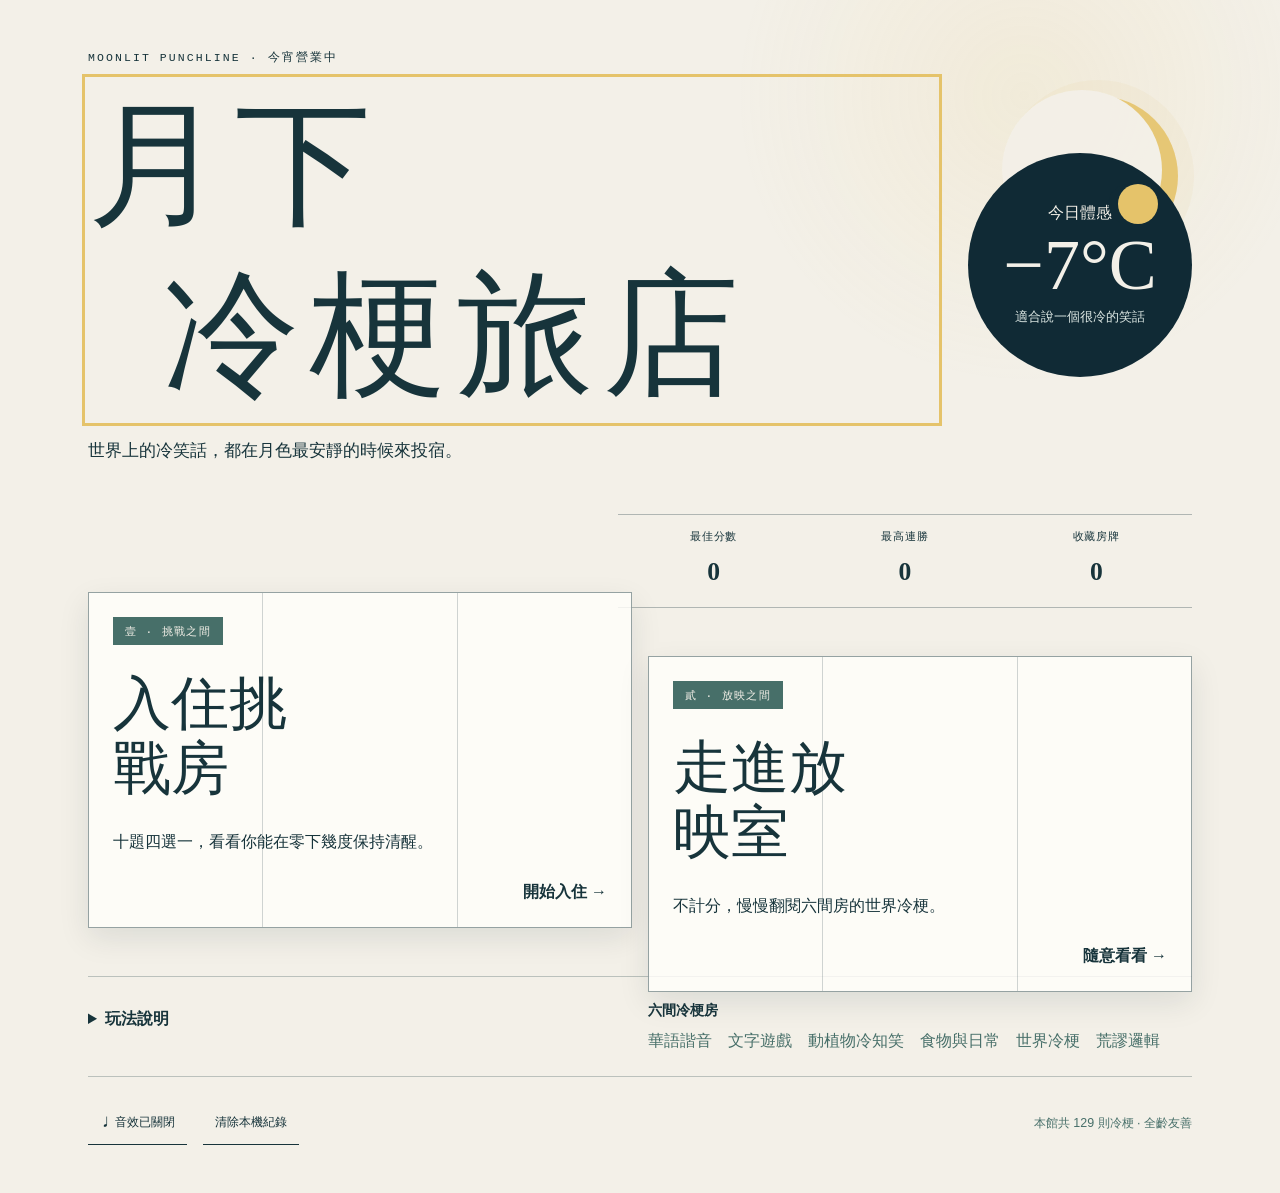
<file: index.html>
<!doctype html>
<html lang="zh-Hant">
  <head>
    <meta charset="utf-8">
    <meta name="viewport" content="width=device-width, initial-scale=1">
    <title>月下冷梗旅店｜全齡冷笑話問答遊戲</title>
    <meta name="description" content="入住月下冷梗旅店，挑戰全齡冷笑話、世界文字梗與創意諧音，或在放映室慢慢翻閱收藏。">
    <link rel="canonical" href="./">
    <meta property="og:type" content="website">
    <meta property="og:locale" content="zh_TW">
    <meta property="og:title" content="月下冷梗旅店">
    <meta property="og:description" content="一間收藏世界冷笑話的月下旅店。十題挑戰，或慢慢翻梗。">
    <meta property="og:url" content="./">
    <meta name="twitter:card" content="summary">
    <meta name="theme-color" content="#102A35">
    <link rel="icon" href="data:image/svg+xml,%3Csvg xmlns='http://www.w3.org/2000/svg' viewBox='0 0 64 64'%3E%3Ccircle cx='32' cy='32' r='28' fill='%23E5C36A'/%3E%3Ccircle cx='22' cy='24' r='28' fill='%23102A35'/%3E%3C/svg%3E">
    <script type="application/ld+json">
      {
        "@context": "https://schema.org",
        "@type": "WebApplication",
        "name": "月下冷梗旅店",
        "alternateName": "Moonlit Punchline",
        "applicationCategory": "GameApplication",
        "operatingSystem": "Any",
        "inLanguage": "zh-Hant",
        "isAccessibleForFree": true,
        "description": "全齡冷笑話、世界文字梗與創意諧音問答遊戲。"
      }
    </script>
    <link rel="stylesheet" href="./styles/tokens.css">
    <link rel="stylesheet" href="./styles/base.css">
    <link rel="stylesheet" href="./styles/components.css">
    <link rel="stylesheet" href="./styles/layout.css">
    <link rel="stylesheet" href="./styles/motion.css">
  </head>
  <body>
    <a class="skip-link" href="#app-shell">跳至主要內容</a>
    <div class="ambient-moon" aria-hidden="true"></div>
    <main id="app-shell" tabindex="-1">
      <section class="loading-panel" aria-labelledby="loading-title">
        <p class="eyebrow">MOONLIT PUNCHLINE</p>
        <h1 id="loading-title">月下冷梗旅店</h1>
        <p>正在替房間降溫……</p>
        <p class="loading-fallback">若這段訊息持續顯示，請確認瀏覽器已啟用 JavaScript，並透過靜態伺服器重新開啟。</p>
      </section>
    </main>
    <p id="live-region" class="visually-hidden" aria-live="polite" aria-atomic="true"></p>
    <div id="toast-region" class="toast-region" aria-live="polite" aria-atomic="true"></div>
    <noscript>
      <p class="noscript-message">這間旅店需要 JavaScript 才能開門。請啟用後重新整理頁面。</p>
    </noscript>
    <script type="module" src="./scripts/app.js"></script>
  </body>
</html>
</file>
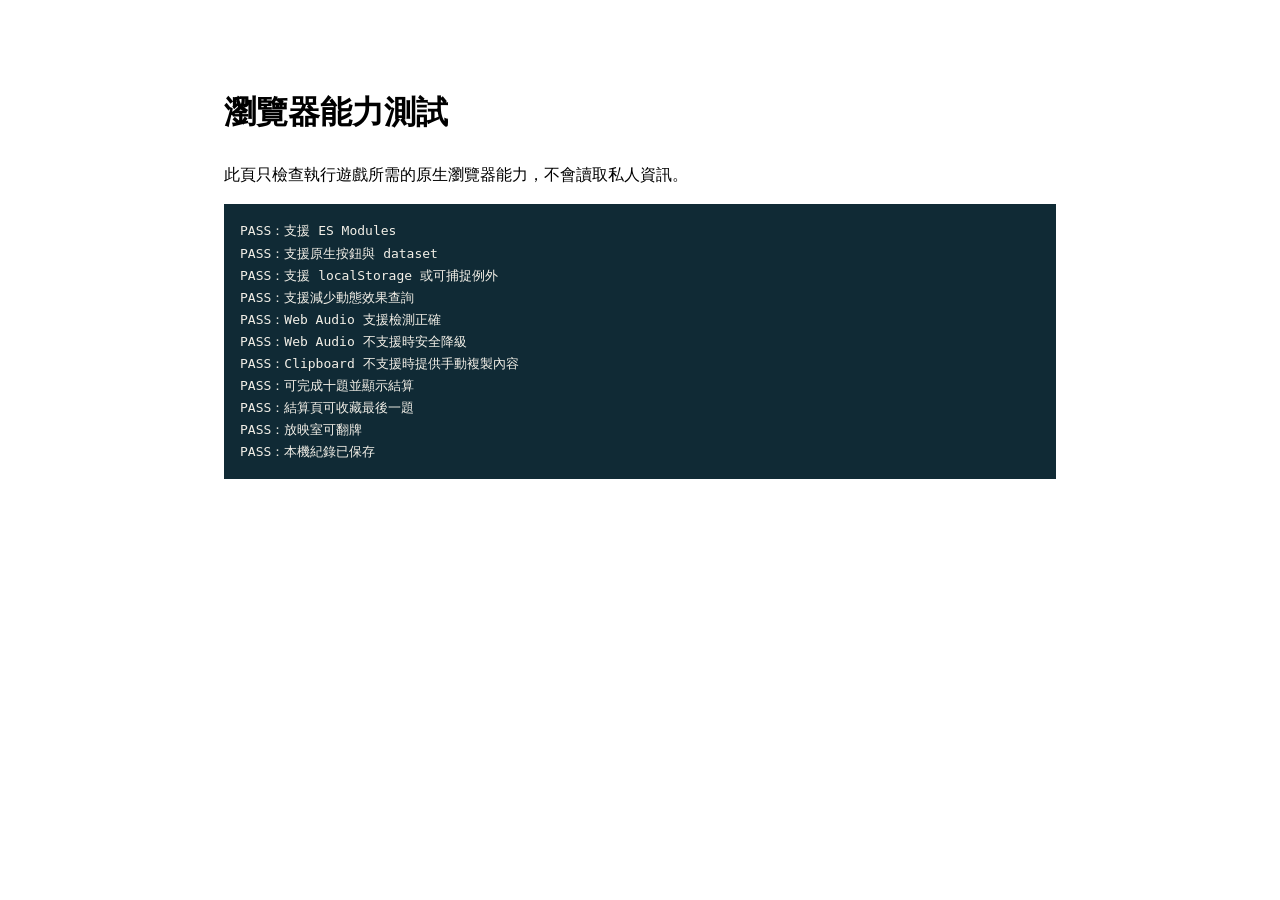
<file: tests/browser-test.html>
<!doctype html>
<html lang="zh-Hant">
  <head>
    <meta charset="utf-8">
    <meta name="viewport" content="width=device-width, initial-scale=1">
    <title>月下冷梗旅店｜瀏覽器能力測試</title>
    <style>
      body { max-width: 52rem; margin: 3rem auto; padding: 1rem; font-family: sans-serif; line-height: 1.7; }
      pre { padding: 1rem; color: #f3f0e8; background: #102a35; white-space: pre-wrap; }
    </style>
  </head>
  <body>
    <h1>瀏覽器能力測試</h1>
    <p>此頁只檢查執行遊戲所需的原生瀏覽器能力，不會讀取私人資訊。</p>
    <pre id="test-results" aria-live="polite">測試執行中……</pre>
    <script type="module" src="./browser-checks.js"></script>
  </body>
</html>
</file>
<file: styles/tokens.css>
:root {
  --color-paper: #f3f0e8;
  --color-ink: #17343b;
  --color-night: #102a35;
  --color-spring: #476f69;
  --color-moon: #e5c36a;
  --color-stamp: #9e4b50;
  --color-mist: #dce7e3;
  --color-white: #fffefa;
  --color-shadow: rgb(16 42 53 / 18%);
  --font-display: "Yu Mincho", "Hiragino Mincho ProN", "Noto Serif TC", serif;
  --font-body: "Noto Sans TC", "Yu Gothic", "Hiragino Sans", "Microsoft JhengHei", sans-serif;
  --font-utility: ui-monospace, "Cascadia Mono", monospace;
  --space-1: 0.25rem;
  --space-2: 0.5rem;
  --space-3: 0.75rem;
  --space-4: 1rem;
  --space-5: 1.5rem;
  --space-6: 2rem;
  --space-7: 3rem;
  --radius-sm: 0.25rem;
  --radius-md: 0.75rem;
  --radius-lg: 1.5rem;
  --shadow-paper: 0 1.2rem 3rem var(--color-shadow);
  --content-max: 75rem;
  --motion-fast: 160ms;
  --motion-normal: 320ms;
  --motion-slow: 420ms;
}
</file>
<file: styles/base.css>
*,
*::before,
*::after {
  box-sizing: border-box;
}

html {
  color-scheme: light;
  font-family: var(--font-body);
  background: var(--color-night);
  scroll-behavior: smooth;
}

body {
  min-width: 20rem;
  min-height: 100vh;
  margin: 0;
  color: var(--color-ink);
  background:
    radial-gradient(circle at 80% 8%, rgb(229 195 106 / 12%), transparent 18rem),
    var(--color-paper);
}

body::before {
  position: fixed;
  inset: 0;
  z-index: -1;
  background-image: radial-gradient(rgb(23 52 59 / 11%) 0.7px, transparent 0.8px);
  background-size: 0.65rem 0.65rem;
  content: "";
  opacity: 0.45;
  pointer-events: none;
}

button,
input,
select,
textarea {
  font: inherit;
}

button,
[href],
select {
  min-height: 2.75rem;
}

button {
  color: inherit;
}

:focus-visible {
  outline: 0.2rem solid var(--color-moon);
  outline-offset: 0.2rem;
}

h1,
h2,
h3,
p {
  margin-top: 0;
}

h1,
h2,
h3 {
  font-family: var(--font-display);
  font-weight: 600;
  line-height: 1.25;
  text-wrap: balance;
}

p {
  line-height: 1.75;
}

.skip-link {
  position: fixed;
  z-index: 100;
  top: var(--space-3);
  left: var(--space-3);
  padding: var(--space-3) var(--space-4);
  color: var(--color-paper);
  background: var(--color-night);
  transform: translateY(-180%);
}

.skip-link:focus {
  transform: translateY(0);
}

.visually-hidden {
  position: absolute !important;
  width: 1px !important;
  height: 1px !important;
  padding: 0 !important;
  margin: -1px !important;
  overflow: hidden !important;
  clip: rect(0, 0, 0, 0) !important;
  white-space: nowrap !important;
  border: 0 !important;
}

.eyebrow {
  font-family: var(--font-utility);
  font-size: 0.72rem;
  letter-spacing: 0.18em;
  text-transform: uppercase;
}

.noscript-message {
  max-width: 36rem;
  margin: var(--space-6) auto;
  padding: var(--space-4);
  border: 1px solid var(--color-stamp);
  background: var(--color-white);
}
</file>
<file: styles/components.css>
.loading-panel {
  width: min(100%, 36rem);
  padding: var(--space-7);
  border: 1px solid rgb(23 52 59 / 28%);
  background: rgb(255 254 250 / 88%);
  box-shadow: var(--shadow-paper);
  text-align: center;
}

.loading-panel h1 {
  margin-bottom: var(--space-3);
  font-size: clamp(2.4rem, 8vw, 4.8rem);
  letter-spacing: 0.08em;
}

.loading-fallback {
  opacity: 0;
  font-size: 0.82rem;
  animation: reveal-loading-error 1ms linear 6s forwards;
}

.toast-region {
  position: fixed;
  z-index: 20;
  right: var(--space-4);
  bottom: var(--space-4);
  max-width: min(24rem, calc(100vw - 2rem));
  padding: var(--space-3) var(--space-4);
  color: var(--color-paper);
  border-left: 0.25rem solid var(--color-moon);
  background: var(--color-night);
  box-shadow: var(--shadow-paper);
  opacity: 0;
  transform: translateY(0.75rem);
  pointer-events: none;
}

.toast-region:empty {
  display: none;
}

.toast-region.is-visible {
  opacity: 1;
  transform: translateY(0);
}

.ambient-moon {
  position: fixed;
  top: clamp(2rem, 8vw, 6rem);
  right: clamp(1rem, 8vw, 8rem);
  width: clamp(5rem, 13vw, 10rem);
  aspect-ratio: 1;
  border-radius: 50%;
  background: var(--color-moon);
  box-shadow: 0 0 0 1rem rgb(229 195 106 / 8%);
  opacity: 0.9;
}

.ambient-moon::after {
  position: absolute;
  top: -0.35rem;
  left: -1rem;
  width: 100%;
  aspect-ratio: 1;
  border-radius: inherit;
  background: var(--color-paper);
  content: "";
}

.text-button,
.back-button {
  padding: var(--space-2) var(--space-3);
  border: 0;
  border-bottom: 1px solid currentcolor;
  background: transparent;
  cursor: pointer;
}

.primary-button,
.secondary-button {
  min-width: 10rem;
  padding: var(--space-3) var(--space-5);
  border: 1px solid var(--color-night);
  cursor: pointer;
}

.primary-button { color: var(--color-paper); background: var(--color-night); }
.secondary-button { background: transparent; }
.primary-button:hover,
.mode-door:hover { transform: translateY(-0.18rem); }

.room-tag {
  display: inline-flex;
  align-items: center;
  width: fit-content;
  min-height: 1.75rem;
  padding: var(--space-1) var(--space-3);
  color: var(--color-paper);
  background: var(--color-spring);
  font-family: var(--font-utility);
  font-size: 0.7rem;
  letter-spacing: 0.12em;
}

.cold-meter {
  position: relative;
  display: grid;
  justify-items: center;
  align-content: center;
  width: min(14rem, 60vw);
  aspect-ratio: 1;
  padding: var(--space-5);
  color: var(--color-paper);
  border-radius: 50%;
  background: var(--color-night);
  text-align: center;
}

.cold-meter__moon {
  position: absolute;
  top: 14%;
  right: 15%;
  width: 2.5rem;
  aspect-ratio: 1;
  border-radius: 50%;
  background: var(--color-moon);
  box-shadow: -0.6rem 0 0 var(--color-night);
}

.cold-meter strong {
  font-family: var(--font-display);
  font-size: clamp(2.5rem, 8vw, 4.5rem);
  font-weight: 500;
}

.cold-meter small {
  max-width: 9rem;
  color: var(--color-mist);
  line-height: 1.5;
}

.mode-door {
  position: relative;
  display: grid;
  align-content: space-between;
  min-height: 21rem;
  padding: var(--space-5);
  overflow: hidden;
  color: var(--color-ink);
  border: 1px solid rgb(23 52 59 / 45%);
  background: rgb(255 254 250 / 82%);
  box-shadow: 0 0.7rem 1.8rem rgb(16 42 53 / 10%);
  text-align: left;
  cursor: pointer;
}

.mode-door::before,
.mode-door::after {
  position: absolute;
  inset-block: 0;
  width: 1px;
  background: rgb(23 52 59 / 20%);
  content: "";
}

.mode-door::before { left: 32%; }
.mode-door::after { right: 32%; }
.mode-door > * { position: relative; z-index: 1; }

.mode-door > strong {
  max-width: 7ch;
  margin-block: var(--space-5);
  font-family: var(--font-display);
  font-size: clamp(2rem, 5vw, 3.6rem);
  font-weight: 500;
  line-height: 1.12;
}

.mode-door > span:not(.room-tag, .door-action) { max-width: 24rem; line-height: 1.7; }
.door-action { justify-self: end; margin-top: var(--space-5); font-weight: 700; }

.lobby-guide {
  display: grid;
  gap: var(--space-4);
  margin-top: var(--space-7);
  padding-block: var(--space-5);
  border-block: 1px solid rgb(23 52 59 / 25%);
}

.lobby-guide summary {
  min-height: 2.75rem;
  padding-block: var(--space-2);
  font-weight: 700;
  cursor: pointer;
}

.lobby-guide details p {
  max-width: 38rem;
  margin-bottom: 0;
}

.lobby-guide h2 {
  font-family: var(--font-body);
  font-size: 0.9rem;
}

.lobby-guide ul {
  display: flex;
  flex-wrap: wrap;
  gap: var(--space-2) var(--space-4);
  margin: 0;
  padding: 0;
  list-style: none;
  color: var(--color-spring);
}
.challenge { width: min(100%, 64rem); }

.screen-nav,
.challenge__status,
.question-paper__meta {
  display: flex;
  align-items: center;
  justify-content: space-between;
  gap: var(--space-3);
}

.screen-nav {
  margin-bottom: var(--space-5);
  font-family: var(--font-utility);
  font-size: 0.75rem;
}

.challenge__status {
  flex-wrap: wrap;
  margin-bottom: var(--space-4);
  padding: var(--space-3) var(--space-4);
  color: var(--color-mist);
  background: var(--color-night);
}

.challenge__status p { display: flex; align-items: baseline; gap: var(--space-2); margin: 0; }
.challenge__status span { font-size: 0.7rem; letter-spacing: 0.12em; }
.challenge__status strong { color: var(--color-paper); }

.question-paper {
  padding: clamp(1.25rem, 4vw, 3.5rem);
  border: 1px solid rgb(23 52 59 / 28%);
  background: rgb(255 254 250 / 92%);
  box-shadow: var(--shadow-paper);
}

.question-paper__meta { color: var(--color-spring); font-size: 0.78rem; }

.question-paper h2 {
  max-width: 18ch;
  margin: clamp(2rem, 7vw, 4.5rem) auto;
  font-size: clamp(2rem, 6vw, 4.2rem);
  text-align: center;
}

.answer-grid { display: grid; gap: var(--space-3); }

.answer-option {
  display: grid;
  grid-template-columns: 2.5rem 1fr auto;
  align-items: center;
  min-height: 4rem;
  padding: var(--space-3);
  color: var(--color-ink);
  border: 1px solid rgb(23 52 59 / 35%);
  background: transparent;
  text-align: left;
  cursor: pointer;
}

.answer-option > span { font-family: var(--font-utility); color: var(--color-spring); }
.answer-option:hover:not(:disabled) { border-color: var(--color-night); background: var(--color-mist); }
.answer-option.is-correct { border: 2px solid var(--color-spring); background: rgb(85 127 120 / 13%); }
.answer-option.is-wrong { border: 2px solid var(--color-stamp); text-decoration: line-through; }
.answer-option em { color: var(--color-spring); font-size: 0.75rem; font-style: normal; }

.answer-feedback {
  position: relative;
  margin-block: var(--space-5);
  padding: var(--space-5);
  border-left: 0.25rem solid var(--color-spring);
  background: var(--color-mist);
}

.answer-feedback.is-wrong { border-color: var(--color-stamp); }
.answer-feedback h3 { padding-right: 6rem; font-size: 1.35rem; }
.answer-feedback p { margin-bottom: var(--space-2); }

.stamp {
  position: absolute;
  top: var(--space-4);
  right: var(--space-4);
  padding: var(--space-1) var(--space-2);
  color: var(--color-stamp);
  border: 0.18rem double var(--color-stamp);
  font-size: 0.72rem;
  font-weight: 800;
  transform: rotate(4deg);
}

.answer-hint { margin-block: var(--space-4); color: var(--color-spring); text-align: center; }
.results { width: min(100%, 50rem); text-align: center; }
.results h1 { margin-block: var(--space-5) var(--space-6); font-size: clamp(2.4rem, 7vw, 5.2rem); }

.result-moon {
  display: block;
  width: 5rem;
  aspect-ratio: 1;
  margin: var(--space-5) auto;
  border-radius: 50%;
  background: var(--color-moon);
  box-shadow: -1.2rem 0.3rem 0 var(--color-paper);
}

.result-grid {
  display: grid;
  grid-template-columns: repeat(3, 1fr);
  border-block: 1px solid rgb(23 52 59 / 30%);
}

.result-grid p { display: grid; gap: var(--space-2); margin: 0; padding: var(--space-5) var(--space-3); }
.result-grid p + p { border-left: 1px solid rgb(23 52 59 / 30%); }
.result-grid span { font-size: 0.75rem; letter-spacing: 0.12em; }
.result-grid strong { font-family: var(--font-display); font-size: clamp(1.8rem, 5vw, 3rem); }

.result-actions {
  display: flex;
  flex-wrap: wrap;
  justify-content: center;
  gap: var(--space-3);
  margin-top: var(--space-6);
}

.result-favorite {
  display: inline-flex;
  align-items: center;
  gap: var(--space-2);
  margin-top: var(--space-5);
  padding: var(--space-2) var(--space-4);
  color: var(--color-stamp);
  border: 0;
  border-bottom: 1px solid currentcolor;
  background: transparent;
  cursor: pointer;
}

.gallery { width: min(100%, 70rem); }

.gallery__header {
  display: flex;
  align-items: end;
  justify-content: space-between;
  gap: var(--space-5);
  margin-bottom: var(--space-5);
}

.gallery__header h1 {
  margin-bottom: 0;
  font-size: clamp(2.4rem, 7vw, 5rem);
}

.gallery__header > p { max-width: 18rem; margin-bottom: 0; color: var(--color-spring); }

.gallery-filters {
  display: flex;
  gap: var(--space-2);
  margin-bottom: var(--space-5);
  padding-block: var(--space-2);
  overflow-x: auto;
  scrollbar-width: thin;
  max-width: 100%;
}

.filter-button {
  flex: 0 0 auto;
  padding: var(--space-2) var(--space-4);
  border: 1px solid rgb(23 52 59 / 32%);
  background: transparent;
  cursor: pointer;
}

.filter-button[aria-pressed="true"] {
  color: var(--color-paper);
  border-color: var(--color-night);
  background: var(--color-night);
}

.gallery-card {
  display: grid;
  border: 1px solid rgb(23 52 59 / 40%);
  background: rgb(255 254 250 / 88%);
  box-shadow: var(--shadow-paper);
}

.gallery-card__question {
  display: grid;
  min-height: 30rem;
  padding: clamp(1.5rem, 5vw, 4rem);
}

.gallery-card__number {
  justify-self: end;
  margin-top: calc(-1 * var(--space-5));
  color: var(--color-spring);
  font-family: var(--font-utility);
  font-size: 0.72rem;
  overflow-wrap: anywhere;
}

.gallery-card__question > h2 {
  max-width: 15ch;
  margin: auto;
  font-size: clamp(2.3rem, 6vw, 4.8rem);
  text-align: center;
}

.reveal-button {
  justify-self: center;
  align-self: end;
  display: inline-flex;
  align-items: center;
  gap: var(--space-3);
  padding: var(--space-2) var(--space-4);
  border: 0;
  border-bottom: 1px solid currentcolor;
  background: transparent;
  cursor: pointer;
}

.reveal-button > span {
  display: grid;
  width: 2.5rem;
  aspect-ratio: 1;
  place-items: center;
  color: var(--color-night);
  border-radius: 50%;
  background: var(--color-moon);
}

.gallery-card__answer {
  align-self: end;
  margin-top: var(--space-6);
  padding: var(--space-5);
  border-left: 0.25rem solid var(--color-stamp);
  background: var(--color-mist);
}

.gallery-card__answer h2 {
  margin-bottom: var(--space-2);
  font-size: clamp(1.5rem, 4vw, 2.5rem);
}

.gallery-card__controls {
  display: grid;
  align-content: end;
  border-top: 1px solid rgb(23 52 59 / 25%);
}

.gallery-card__controls button {
  display: flex;
  justify-content: space-between;
  gap: var(--space-3);
  min-height: 4rem;
  padding: var(--space-3) var(--space-4);
  color: var(--color-ink);
  border: 0;
  border-bottom: 1px solid rgb(23 52 59 / 25%);
  background: transparent;
  text-align: left;
  cursor: pointer;
}

.gallery-card__controls button:hover { background: var(--color-mist); }
.gallery-card__controls button[aria-pressed="true"] { color: var(--color-stamp); }

.gallery-pagination {
  display: flex;
  justify-content: space-between;
  gap: var(--space-3);
  margin-top: var(--space-5);
}

.empty-state {
  display: grid;
  justify-items: center;
  min-height: 24rem;
  padding: var(--space-7);
  place-content: center;
  border: 1px dashed var(--color-spring);
  text-align: center;
}

.empty-state > span { font-size: 4rem; color: var(--color-moon); }

.copy-fallback {
  position: fixed;
  z-index: 30;
  inset: 50% auto auto 50%;
  width: min(32rem, calc(100vw - 2rem));
  padding: var(--space-5);
  border: 1px solid var(--color-night);
  background: var(--color-paper);
  box-shadow: 0 0 0 100vmax rgb(16 42 53 / 60%);
  transform: translate(-50%, -50%);
}

.copy-fallback textarea {
  width: 100%;
  min-height: 8rem;
  margin-bottom: var(--space-4);
  padding: var(--space-3);
}
</file>
<file: styles/layout.css>
#app-shell {
  position: relative;
  z-index: 1;
  display: grid;
  min-height: 100vh;
  place-items: center;
  width: min(100%, var(--content-max));
  margin-inline: auto;
  padding: var(--space-5);
}

#app-shell > *,
.gallery-card,
.gallery-card__question {
  min-width: 0;
}

@media (min-width: 40rem) {
  #app-shell {
    padding: var(--space-6);
  }
}

@media (min-width: 64rem) {
  #app-shell {
    padding: var(--space-7);
  }

  .loading-panel {
    transform: translateX(-7vw);
  }
}

.lobby { width: 100%; }
.lobby__header { display: grid; gap: var(--space-6); align-items: center; }

.lobby__header h1 {
  margin-bottom: var(--space-4);
  font-size: clamp(3.6rem, 12vw, 8.5rem);
  font-weight: 500;
  letter-spacing: 0.08em;
}

.lobby__header h1 span { margin-left: 0.55em; }
.lobby__intro { max-width: 31rem; font-size: 1.05rem; }

.lobby__records {
  display: grid;
  grid-template-columns: repeat(3, 1fr);
  margin-block: var(--space-6);
  border-block: 1px solid rgb(23 52 59 / 30%);
}

.lobby__records p { display: grid; gap: var(--space-1); margin: 0; padding: var(--space-3); text-align: center; }
.lobby__records span { font-size: 0.7rem; letter-spacing: 0.08em; }
.lobby__records strong { font-family: var(--font-display); font-size: 1.6rem; }
.mode-doors { display: grid; gap: var(--space-4); }

.lobby__footer {
  display: flex;
  flex-wrap: wrap;
  align-items: center;
  gap: var(--space-4);
  margin-top: var(--space-5);
  font-size: 0.78rem;
}

.lobby__footer > span { margin-left: auto; color: var(--color-spring); }

@media (min-width: 40rem) {
  .lobby__header { grid-template-columns: minmax(0, 1fr) auto; }
  .mode-doors { grid-template-columns: repeat(2, 1fr); }
  .answer-grid { grid-template-columns: repeat(2, 1fr); }
  .gallery-card { grid-template-columns: minmax(0, 1fr) 13rem; }
  .gallery-card__controls { border-top: 0; border-left: 1px solid rgb(23 52 59 / 25%); }
  .lobby-guide { grid-template-columns: minmax(0, 1fr) minmax(0, 1fr); }
}

@media (min-width: 64rem) {
  .lobby__header { grid-template-columns: minmax(0, 1.5fr) auto; }
  .lobby__records { width: 52%; margin-left: auto; }
  .mode-doors { margin-top: -3rem; }
  .mode-door--gallery { transform: translateY(4rem); }
  .mode-door--gallery:hover { transform: translateY(3.82rem); }
}

@media (max-width: 39.999rem) {
  .ambient-moon { opacity: 0.45; }
  .lobby__header { justify-items: center; text-align: center; }
  .lobby__header h1 span { margin-left: 0; }
  .lobby__records strong { font-size: 1.3rem; }
  .challenge__status { display: grid; grid-template-columns: 1fr 1fr; }
  .challenge__status p:first-child { grid-column: 1 / -1; }
  .question-paper__meta { align-items: flex-start; flex-direction: column; }
  .result-grid { grid-template-columns: 1fr; }
  .result-grid p + p { border-top: 1px solid rgb(23 52 59 / 30%); border-left: 0; }
  .gallery__header { display: block; }
  .gallery__header > p { margin-top: var(--space-3); }
  .gallery-card__question { min-height: 25rem; }
  .gallery-pagination .secondary-button { min-width: 0; flex: 1; }
}
</file>
<file: styles/motion.css>
@keyframes mist-breathe {
  0%,
  100% {
    opacity: 0.55;
    transform: translate3d(0, 0, 0);
  }
  50% {
    opacity: 0.8;
    transform: translate3d(-0.5rem, 0.25rem, 0);
  }
}

@keyframes reveal-loading-error {
  to { opacity: 1; }
}

.ambient-moon {
  animation: mist-breathe 8s ease-in-out infinite;
}

.skip-link,
button,
[href] {
  transition:
    color var(--motion-fast) ease,
    background-color var(--motion-fast) ease,
    border-color var(--motion-fast) ease,
    transform var(--motion-fast) ease;
}

@keyframes screen-enter {
  from { opacity: 0; transform: translateY(0.75rem); }
  to { opacity: 1; transform: translateY(0); }
}

.screen-enter { animation: screen-enter var(--motion-normal) ease-out both; }

@media (prefers-reduced-motion: reduce) {
  *,
  *::before,
  *::after {
    scroll-behavior: auto !important;
    animation-duration: 1ms !important;
    animation-iteration-count: 1 !important;
    transition-duration: 1ms !important;
  }
}
</file>
